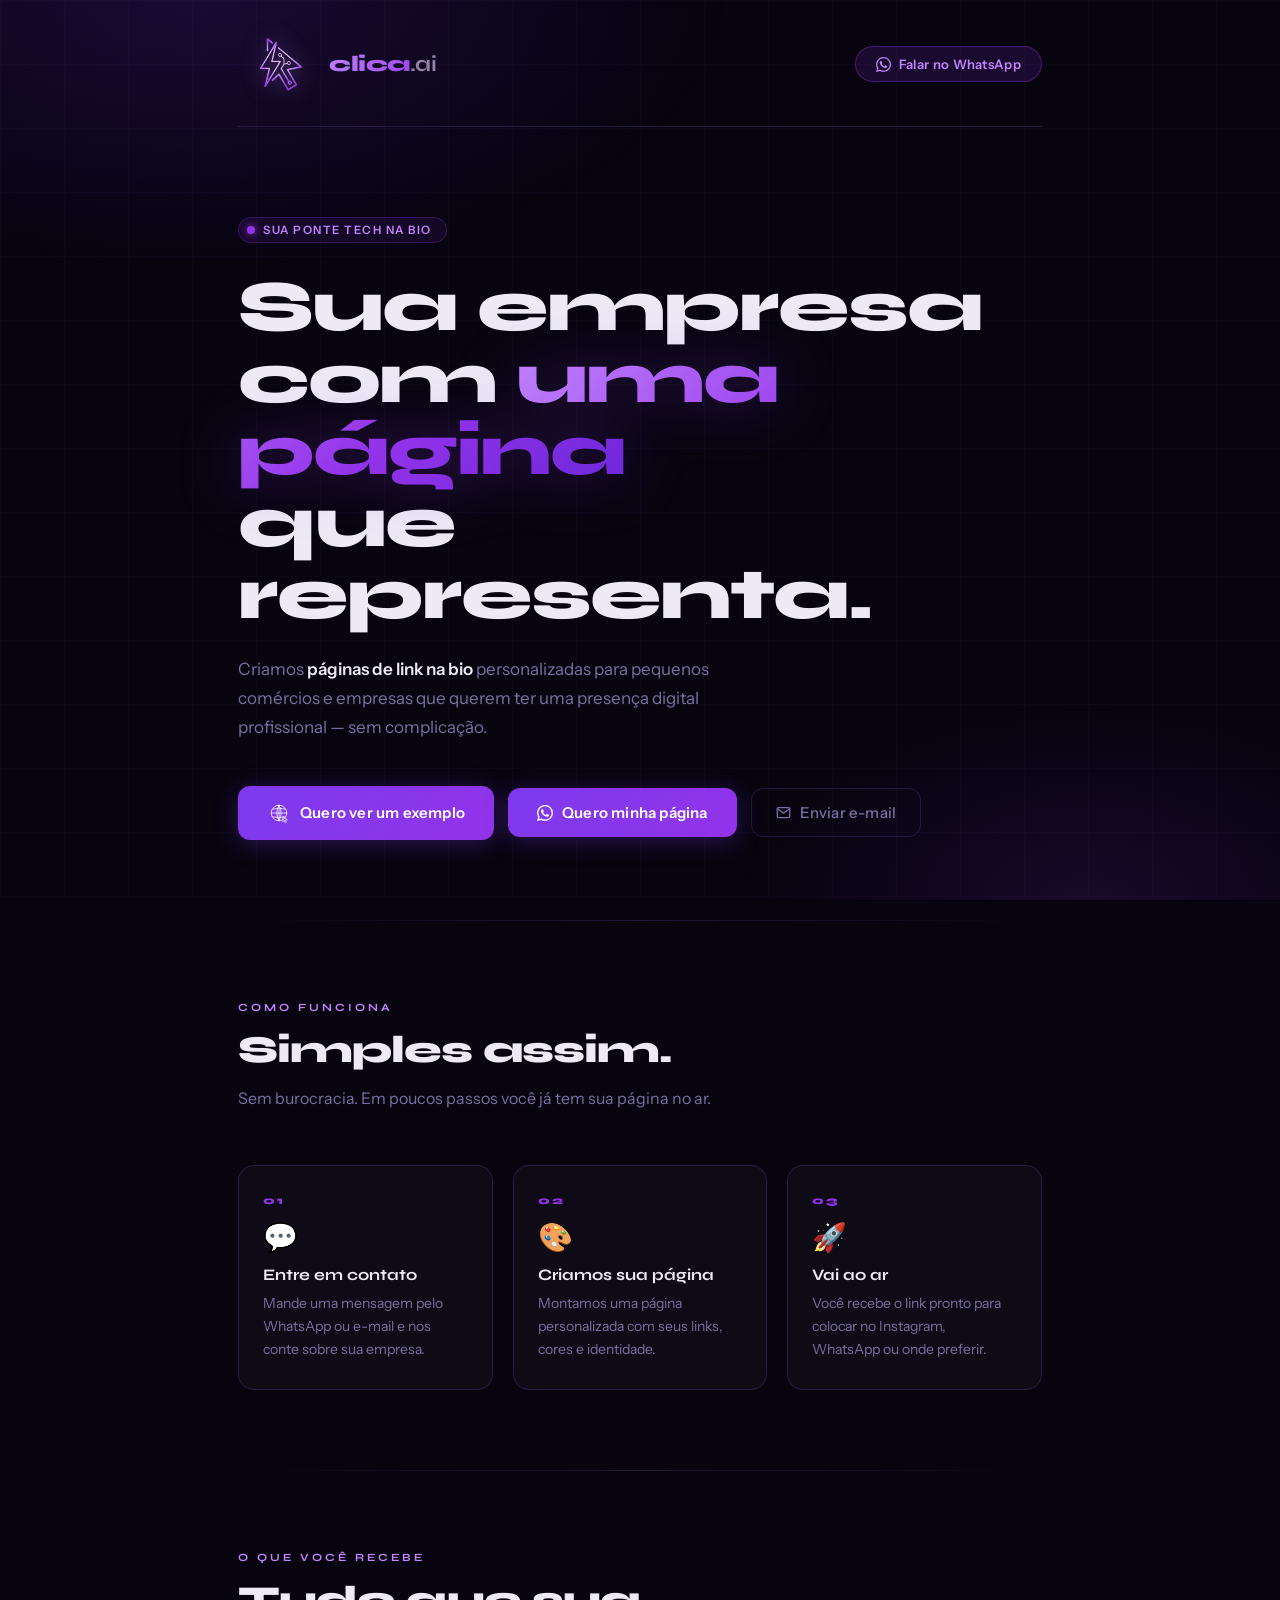
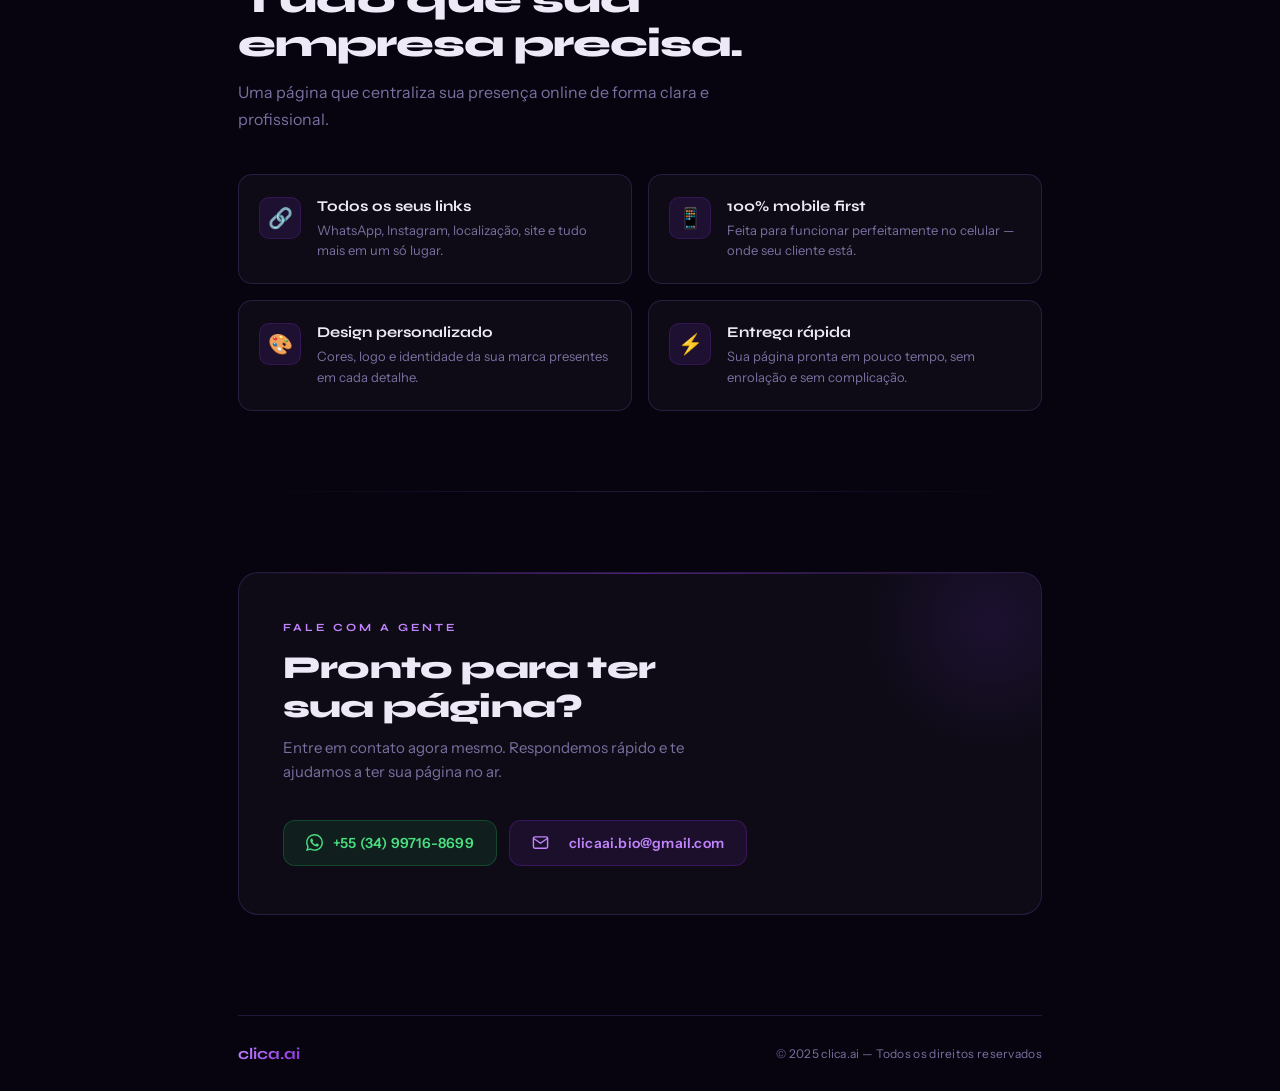
<file: index.html>
<!DOCTYPE html>
<html lang="pt-BR">
<head>
  <meta charset="UTF-8"/>
  <meta name="viewport" content="width=device-width, initial-scale=1.0"/>
  <title>clica.ai — Sua Ponte Tech na Bio</title>
  <link href="https://fonts.googleapis.com/css2?family=Syne:wght@700;800&family=Instrument+Sans:wght@400;500;600&display=swap" rel="stylesheet"/>
  <link rel="stylesheet" href="style.css"/>
</head>
<body>
  <svg xmlns="http://www.w3.org/2000/svg" style="display:none">
  <symbol id="icon-site" viewBox="0 0 680 680">
    <g transform="translate(340,340)">
      <circle cx="0" cy="0" r="220" fill="none" stroke="currentColor" stroke-width="22"/>
      <line x1="0" y1="-220" x2="0" y2="220" stroke="currentColor" stroke-width="22" stroke-linecap="round"/>
      <line x1="-220" y1="0" x2="220" y2="0" stroke="currentColor" stroke-width="22" stroke-linecap="round"/>
      <path d="M -175 -110 Q 0 -165 175 -110" fill="none" stroke="currentColor" stroke-width="22" stroke-linecap="round"/>
      <path d="M -175 110 Q 0 165 175 110" fill="none" stroke="currentColor" stroke-width="22" stroke-linecap="round"/>
      <path d="M 0 -220 Q -130 0 0 220" fill="none" stroke="currentColor" stroke-width="22" stroke-linecap="round"/>
      <path d="M 0 -220 Q 130 0 0 220" fill="none" stroke="currentColor" stroke-width="22" stroke-linecap="round"/>
    </g>
    <g transform="translate(450,450)">
      <polygon points="0,0 0,140 38,100 68,170 98,157 68,85 118,85" fill="none" stroke="currentColor" stroke-width="18" stroke-linejoin="round" stroke-linecap="round"/>
    </g>
  </symbol>
</svg>

<div class="bg-mesh"></div>
<div class="bg-grid"></div>

<div class="container">

  <!-- NAV -->
  <nav>
    <a class="nav-logo" href="#">
      <img src="assets/logo.png" alt="clica.ai"/>
      <span class="nav-brand">clica<span>.ai</span></span>
    </a>
    <a href="https://wa.me/5534997168699" target="_blank" class="nav-cta">
      <svg width="15" height="15" viewBox="0 0 24 24" fill="currentColor"><path d="M17.472 14.382c-.297-.149-1.758-.867-2.03-.967-.273-.099-.471-.148-.67.15-.197.297-.767.966-.94 1.164-.173.199-.347.223-.644.075-.297-.15-1.255-.463-2.39-1.475-.883-.788-1.48-1.761-1.653-2.059-.173-.297-.018-.458.13-.606.134-.133.298-.347.446-.52.149-.174.198-.298.298-.497.099-.198.05-.371-.025-.52-.075-.149-.669-1.612-.916-2.207-.242-.579-.487-.5-.669-.51a12.8 12.8 0 0 0-.57-.01c-.198 0-.52.074-.792.372-.272.297-1.04 1.016-1.04 2.479 0 1.462 1.065 2.875 1.213 3.074.149.198 2.096 3.2 5.077 4.487.709.306 1.262.489 1.694.625.712.227 1.36.195 1.871.118.571-.085 1.758-.719 2.006-1.413.248-.694.248-1.289.173-1.413-.074-.124-.272-.198-.57-.347m-5.421 7.403h-.004a9.87 9.87 0 0 1-5.031-1.378l-.361-.214-3.741.982.998-3.648-.235-.374a9.86 9.86 0 0 1-1.51-5.26c.001-5.45 4.436-9.884 9.888-9.884 2.64 0 5.122 1.03 6.988 2.898a9.825 9.825 0 0 1 2.893 6.994c-.003 5.45-4.437 9.884-9.885 9.884m8.413-18.297A11.815 11.815 0 0 0 12.05 0C5.495 0 .16 5.335.157 11.892c0 2.096.547 4.142 1.588 5.945L.057 24l6.305-1.654a11.882 11.882 0 0 0 5.683 1.448h.005c6.554 0 11.89-5.335 11.893-11.893a11.821 11.821 0 0 0-3.48-8.413Z"/></svg>
      Falar no WhatsApp
    </a>
  </nav>

  <!-- HERO -->
  <section class="hero" id="hero">
    <div class="hero-eyebrow">
      <span class="eyebrow-dot"></span>
      Sua Ponte Tech na Bio
    </div>
    <h1 class="hero-title">
      Sua empresa<br/>
      com <span class="accent">uma página</span><br/>
      que representa.
    </h1>
    <p class="hero-subtitle">
      Criamos <strong>páginas de link na bio</strong> personalizadas para pequenos comércios e empresas que querem ter uma presença digital profissional — sem complicação.
    </p>
    <div class="hero-actions">
      <a href="/pcaparabrisas" target="_blank" class="btn-primary">
<svg width="24" height="24"><use href="#icon-site"/></svg> 
       Quero ver um exemplo
      </a>
      <a href="https://wa.me/5534997168699?text=Olá!%20Gostaria%20de%20saber%20mais%20sobre%20o%20clica.ai" target="_blank" class="btn-primary">
        <svg width="16" height="16" viewBox="0 0 24 24" fill="currentColor"><path d="M17.472 14.382c-.297-.149-1.758-.867-2.03-.967-.273-.099-.471-.148-.67.15-.197.297-.767.966-.94 1.164-.173.199-.347.223-.644.075-.297-.15-1.255-.463-2.39-1.475-.883-.788-1.48-1.761-1.653-2.059-.173-.297-.018-.458.13-.606.134-.133.298-.347.446-.52.149-.174.198-.298.298-.497.099-.198.05-.371-.025-.52-.075-.149-.669-1.612-.916-2.207-.242-.579-.487-.5-.669-.51a12.8 12.8 0 0 0-.57-.01c-.198 0-.52.074-.792.372-.272.297-1.04 1.016-1.04 2.479 0 1.462 1.065 2.875 1.213 3.074.149.198 2.096 3.2 5.077 4.487.709.306 1.262.489 1.694.625.712.227 1.36.195 1.871.118.571-.085 1.758-.719 2.006-1.413.248-.694.248-1.289.173-1.413-.074-.124-.272-.198-.57-.347m-5.421 7.403h-.004a9.87 9.87 0 0 1-5.031-1.378l-.361-.214-3.741.982.998-3.648-.235-.374a9.86 9.86 0 0 1-1.51-5.26c.001-5.45 4.436-9.884 9.888-9.884 2.64 0 5.122 1.03 6.988 2.898a9.825 9.825 0 0 1 2.893 6.994c-.003 5.45-4.437 9.884-9.885 9.884m8.413-18.297A11.815 11.815 0 0 0 12.05 0C5.495 0 .16 5.335.157 11.892c0 2.096.547 4.142 1.588 5.945L.057 24l6.305-1.654a11.882 11.882 0 0 0 5.683 1.448h.005c6.554 0 11.89-5.335 11.893-11.893a11.821 11.821 0 0 0-3.48-8.413Z"/></svg>
        Quero minha página
      </a>
      <a href="mailto:clicaai.bio@gmail.com" class="btn-secondary">
        <svg width="15" height="15" viewBox="0 0 24 24" fill="none" stroke="currentColor" stroke-width="2" stroke-linecap="round" stroke-linejoin="round"><path d="M4 4h16c1.1 0 2 .9 2 2v12c0 1.1-.9 2-2 2H4c-1.1 0-2-.9-2-2V6c0-1.1.9-2 2-2z"/><polyline points="22,6 12,13 2,6"/></svg>
        Enviar e-mail
      </a>
            
    </div>
  </section>

  <div class="divider"></div>

  <!-- COMO FUNCIONA -->
  <section class="section" id="como-funciona">
    <div class="section-label">Como funciona</div>
    <h2 class="section-title">Simples assim.</h2>
    <p class="section-desc">Sem burocracia. Em poucos passos você já tem sua página no ar.</p>
    <div class="steps">
      <div class="step">
        <span class="step-num">01</span>
        <span class="step-icon">💬</span>
        <div class="step-title">Entre em contato</div>
        <p class="step-desc">Mande uma mensagem pelo WhatsApp ou e-mail e nos conte sobre sua empresa.</p>
      </div>
      <div class="step">
        <span class="step-num">02</span>
        <span class="step-icon">🎨</span>
        <div class="step-title">Criamos sua página</div>
        <p class="step-desc">Montamos uma página personalizada com seus links, cores e identidade.</p>
      </div>
      <div class="step">
        <span class="step-num">03</span>
        <span class="step-icon">🚀</span>
        <div class="step-title">Vai ao ar</div>
        <p class="step-desc">Você recebe o link pronto para colocar no Instagram, WhatsApp ou onde preferir.</p>
      </div>

  </section>

  <div class="divider"></div>

  <!-- O QUE VOCÊ RECEBE -->
  <section class="features-section" id="recursos" style="padding-top:80px;">
    <div class="section-label">O que você recebe</div>
    <h2 class="section-title">Tudo que sua<br/>empresa precisa.</h2>
    <p class="section-desc" style="margin-bottom:40px;">Uma página que centraliza sua presença online de forma clara e profissional.</p>
    <div class="features-grid">
      <div class="feature">
        <div class="feature-icon">🔗</div>
        <div>
          <div class="feature-title">Todos os seus links</div>
          <p class="feature-desc">WhatsApp, Instagram, localização, site e tudo mais em um só lugar.</p>
        </div>
      </div>
      <div class="feature">
        <div class="feature-icon">📱</div>
        <div>
          <div class="feature-title">100% mobile first</div>
          <p class="feature-desc">Feita para funcionar perfeitamente no celular — onde seu cliente está.</p>
        </div>
      </div>
      <div class="feature">
        <div class="feature-icon">🎨</div>
        <div>
          <div class="feature-title">Design personalizado</div>
          <p class="feature-desc">Cores, logo e identidade da sua marca presentes em cada detalhe.</p>
        </div>
      </div>
      <div class="feature">
        <div class="feature-icon">⚡</div>
        <div>
          <div class="feature-title">Entrega rápida</div>
          <p class="feature-desc">Sua página pronta em pouco tempo, sem enrolação e sem complicação.</p>
        </div>
      </div>
    </div>
  </section>

  <div class="divider"></div>

  <!-- CONTATO -->
  <section class="contact-section" id="contato" style="padding-top:80px;">
    <div class="contact-box">
      <div class="section-label">Fale com a gente</div>
      <h2 class="contact-title">Pronto para ter<br/>sua página?</h2>
      <p class="contact-sub">Entre em contato agora mesmo. Respondemos rápido e te ajudamos a ter sua página no ar.</p>
      <div class="contact-links">
        <a href="https://wa.me/5534997168699?text=Olá!%20Quero%20saber%20mais%20sobre%20o%20clica.ai" target="_blank" class="contact-btn whatsapp">
          <svg width="17" height="17" viewBox="0 0 24 24" fill="currentColor"><path d="M17.472 14.382c-.297-.149-1.758-.867-2.03-.967-.273-.099-.471-.148-.67.15-.197.297-.767.966-.94 1.164-.173.199-.347.223-.644.075-.297-.15-1.255-.463-2.39-1.475-.883-.788-1.48-1.761-1.653-2.059-.173-.297-.018-.458.13-.606.134-.133.298-.347.446-.52.149-.174.198-.298.298-.497.099-.198.05-.371-.025-.52-.075-.149-.669-1.612-.916-2.207-.242-.579-.487-.5-.669-.51a12.8 12.8 0 0 0-.57-.01c-.198 0-.52.074-.792.372-.272.297-1.04 1.016-1.04 2.479 0 1.462 1.065 2.875 1.213 3.074.149.198 2.096 3.2 5.077 4.487.709.306 1.262.489 1.694.625.712.227 1.36.195 1.871.118.571-.085 1.758-.719 2.006-1.413.248-.694.248-1.289.173-1.413-.074-.124-.272-.198-.57-.347m-5.421 7.403h-.004a9.87 9.87 0 0 1-5.031-1.378l-.361-.214-3.741.982.998-3.648-.235-.374a9.86 9.86 0 0 1-1.51-5.26c.001-5.45 4.436-9.884 9.888-9.884 2.64 0 5.122 1.03 6.988 2.898a9.825 9.825 0 0 1 2.893 6.994c-.003 5.45-4.437 9.884-9.885 9.884m8.413-18.297A11.815 11.815 0 0 0 12.05 0C5.495 0 .16 5.335.157 11.892c0 2.096.547 4.142 1.588 5.945L.057 24l6.305-1.654a11.882 11.882 0 0 0 5.683 1.448h.005c6.554 0 11.89-5.335 11.893-11.893a11.821 11.821 0 0 0-3.48-8.413Z"/></svg>
          +55 (34) 99716-8699
        </a>
        <a href="mailto:clicaai.bio@gmail.com" class="contact-btn email">
          <svg width="17" height="17" viewBox="0 0 24 24" fill="none" stroke="currentColor" stroke-width="2" stroke-linecap="round" stroke-linejoin="round"><path d="M4 4h16c1.1 0 2 .9 2 2v12c0 1.1-.9 2-2 2H4c-1.1 0-2-.9-2-2V6c0-1.1.9-2 2-2z"/><polyline points="22,6 12,13 2,6"/></svg>
          <clicaai class="bio"></clicaai>clicaai.bio@gmail.com
        </a>
      </div>
    </div>
  </section>


  <!-- FOOTER -->
  <footer>
    <div class="footer-inner">
      <span class="footer-brand">clica.ai</span>
      <span class="footer-copy">© 2025 clica.ai — Todos os direitos reservados</span>
    </div>
  </footer>

</div>

<script src="main.js"></script>
</body>
</html>
</file>
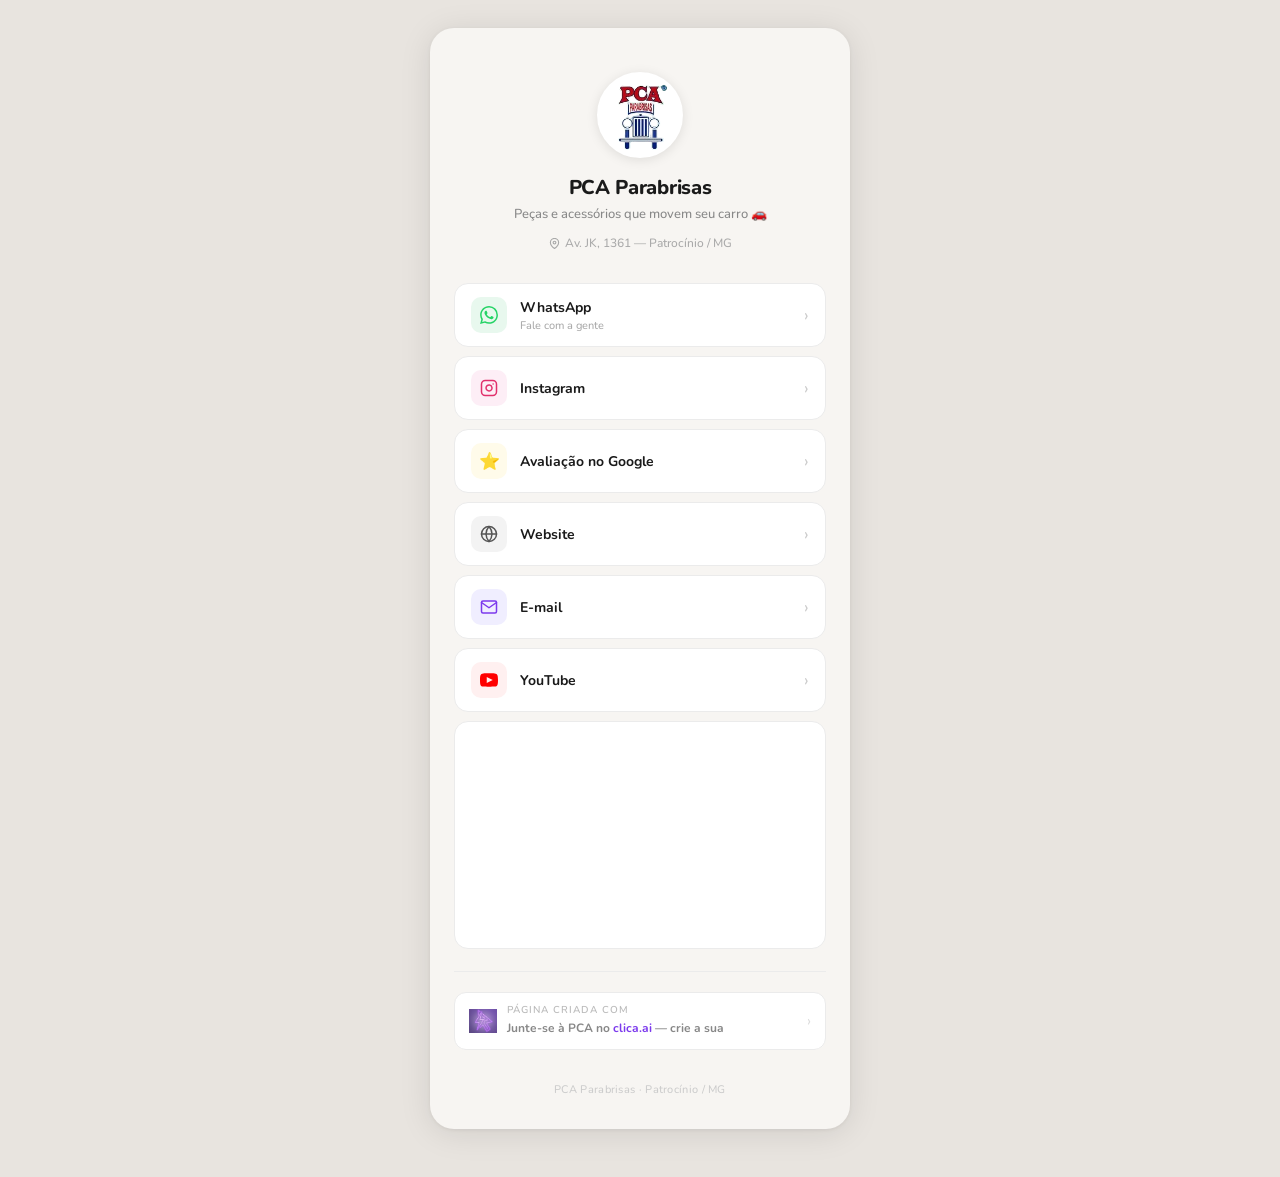
<file: pcaparabrisas/index.html>
<!DOCTYPE html>
<html lang="pt-BR">
<head>
  <meta charset="UTF-8"/>
  <meta name="viewport" content="width=device-width, initial-scale=1.0"/>
  <title>PCA Parabrisas</title>
  <link href="https://fonts.googleapis.com/css2?family=Nunito:wght@400;500;600;700;800&display=swap" rel="stylesheet"/>
  <style>
/* ============================================
   PCA Parabrisas — Link na Bio
   style.css
   ============================================ */

*, *::before, *::after { box-sizing: border-box; margin: 0; padding: 0; }

body {
  font-family: 'Nunito', sans-serif;
  background: #e8e4df;
  min-height: 100dvh;
  display: flex;
  justify-content: center;
  align-items: flex-start;
  padding: 28px 16px 48px;
  color: #1a1a1a;
}

/* ── CARD ── */
.page {
  width: 100%;
  max-width: 420px;
  background: #f7f5f2;
  border-radius: 24px;
  box-shadow: 0 4px 32px rgba(0,0,0,.1), 0 1px 4px rgba(0,0,0,.06);
  overflow: hidden;
  display: flex;
  flex-direction: column;
  align-items: center;
  padding-bottom: 32px;
}

/* ── HEADER ── */
.header {
  width: 100%;
  padding: 44px 24px 32px;
  display: flex;
  flex-direction: column;
  align-items: center;
  text-align: center;
}

.avatar {
  width: 86px; height: 86px;
  border-radius: 50%;
  overflow: hidden;
  margin-bottom: 16px;
  border: 3px solid #fff;
  box-shadow: 0 2px 12px rgba(0,0,0,.1);
  background: #fff;
}
.avatar img { width: 100%; height: 100%; object-fit: cover; }

.brand  { font-size: 20px; font-weight: 800; color: #1a1a1a; letter-spacing: -.3px; }
.slogan { font-size: 13px; color: #888; margin-top: 4px; font-weight: 500; }

.location {
  display: inline-flex; align-items: center; gap: 5px;
  margin-top: 12px;
  font-size: 12px; color: #aaa; font-weight: 500;
  text-decoration: none;
  transition: color .2s;
}
.location:hover { color: #c0392b; }
.location svg { flex-shrink: 0; }

/* ── ACTION ROW ── */
.actions {
  display: flex; gap: 10px;
  width: calc(100% - 48px);
  margin-bottom: 20px;
}
.btn-action {
  flex: 1;
  display: flex; align-items: center; justify-content: center; gap: 7px;
  height: 44px;
  border-radius: 99px;
  font-family: 'Nunito'; font-size: 13px; font-weight: 700;
  text-decoration: none;
  transition: all .18s;
  border: none; cursor: pointer;
}
.btn-save {
  background: #c0392b;
  color: #fff;
}
.btn-save:hover { background: #a93226; }
.btn-call {
  background: #fff;
  color: #1a1a1a;
  border: 1.5px solid #e0e0e0;
}
.btn-call:hover { border-color: #bbb; background: #fafafa; }

/* ── LINKS ── */
.links {
  width: calc(100% - 48px);
  display: flex; flex-direction: column; gap: 9px;
}

.link {
  display: flex; align-items: center; gap: 13px;
  padding: 13px 16px;
  border-radius: 14px;
  background: #fff;
  border: 1.5px solid #ebebeb;
  text-decoration: none;
  color: #1a1a1a;
  font-size: 14px; font-weight: 700;
  transition: all .18s;
  animation: up .4s both;
}
.link:hover {
  border-color: #d0d0d0;
  box-shadow: 0 4px 14px rgba(0,0,0,.07);
  transform: translateY(-1px);
}
.link:active { transform: scale(.99); }

.link-icon {
  width: 36px; height: 36px; flex-shrink: 0;
  border-radius: 10px;
  display: flex; align-items: center; justify-content: center;
  font-size: 17px;
}
.link-label { flex: 1; }
.link-sub {
  font-size: 11px; font-weight: 500; color: #aaa;
  display: block; margin-top: 1px;
}
.link-arrow { color: #ccc; font-size: 18px; font-weight: 400; transition: transform .18s; }
.link:hover .link-arrow { transform: translateX(3px); color: #999; }

/* ── ICON COLORS ── */
.ic-wa   { background: #e8f8ee; color: #25d366; }
.ic-ig   { background: #fdeef6; color: #e1306c; }
.ic-map  { background: #eef3ff; color: #4285f4; }
.ic-star { background: #fffbea; color: #f5b400; }
.ic-pix  { background: #e8f8f5; color: #00b38f; }
.ic-site { background: #f3f3f3; color: #555; }
.ic-mail { background: #f0eeff; color: #7c3aed; }
.ic-yt   { background: #fff0f0; color: #ff0000; }
.ic-tel  { background: #efffef; color: #2e7d32; }

/* ── DIVIDER ── */
.sep {
  width: calc(100% - 48px);
  height: 1px;
  background: #ebebeb;
  margin: 22px 0 20px;
}

/* ── CLICA.AI BANNER ── */
.clica-wrap { width: calc(100% - 48px); }
.clica {
  display: flex; align-items: center; gap: 10px;
  padding: 11px 14px;
  border-radius: 12px;
  border: 1.5px solid #ebebeb;
  background: #fff;
  text-decoration: none;
  transition: all .18s;
}
.clica:hover {
  border-color: #d4b8ff;
  box-shadow: 0 2px 10px rgba(124,58,237,.08);
}
.clica img {
  width: 28px; height: 28px; object-fit: contain; flex-shrink: 0;
  opacity: .75;
}
.clica-text { flex: 1; line-height: 1.3; }
.clica-text small {
  font-size: 10px; font-weight: 600; color: #bbb;
  text-transform: uppercase; letter-spacing: 1px;
  display: block;
}
.clica-text span { font-size: 12px; font-weight: 700; color: #888; }
.clica-text span b { color: #7c3aed; }
.clica-arr { color: #ddd; font-size: 16px; }

/* ── FOOTER ── */
.footer {
  margin-top: 32px;
  font-size: 11px; color: #ccc; font-weight: 500;
  letter-spacing: .3px;
}

/* ── ANIMAÇÕES ── */
@keyframes up {
  from { opacity: 0; transform: translateY(12px); }
  to   { opacity: 1; transform: translateY(0); }
}
.links .link:nth-child(1) { animation-delay: .04s }
.links .link:nth-child(2) { animation-delay: .08s }
.links .link:nth-child(3) { animation-delay: .12s }
.links .link:nth-child(4) { animation-delay: .16s }
.links .link:nth-child(5) { animation-delay: .20s }
.links .link:nth-child(6) { animation-delay: .24s }
.links .link:nth-child(7) { animation-delay: .28s }
.links .link:nth-child(8) { animation-delay: .32s }
.links .link:nth-child(9) { animation-delay: .36s }

  </style>
</head>
<body>
<div class="page">

  <div class="header">
    <div class="avatar">
<img src="/pcaparabrisas/assets/logo-pca.png" alt="PCA Parabrisas"/>    </div>
    <div class="brand">PCA Parabrisas</div>
    <div class="slogan">Peças e acessórios que movem seu carro 🚗</div>
    <a href="https://maps.google.com/?q=Av.+Juscelino+Kubitschek+1361+São+Benedito+Patrocinio+MG" target="_blank" class="location">
      <svg width="11" height="11" viewBox="0 0 24 24" fill="none" stroke="currentColor" stroke-width="2.5" stroke-linecap="round" stroke-linejoin="round"><path d="M21 10c0 7-9 13-9 13S3 17 3 10a9 9 0 0 1 18 0z"/><circle cx="12" cy="10" r="3"/></svg> Av. JK, 1361 — Patrocínio / MG
    </a>
  </div>


  <div class="links">
    <a href="https://api.whatsapp.com/send?phone=553438321515" target="_blank" class="link">
      <div class="link-icon ic-wa"><svg width="18" height="18" viewBox="0 0 24 24" fill="currentColor"><path d="M17.472 14.382c-.297-.149-1.758-.867-2.03-.967-.273-.099-.471-.148-.67.15-.197.297-.767.966-.94 1.164-.173.199-.347.223-.644.075-.297-.15-1.255-.463-2.39-1.475-.883-.788-1.48-1.761-1.653-2.059-.173-.297-.018-.458.13-.606.134-.133.298-.347.446-.52.149-.174.198-.298.298-.497.099-.198.05-.371-.025-.52-.075-.149-.669-1.612-.916-2.207-.242-.579-.487-.5-.669-.51a12.8 12.8 0 0 0-.57-.01c-.198 0-.52.074-.792.372-.272.297-1.04 1.016-1.04 2.479 0 1.462 1.065 2.875 1.213 3.074.149.198 2.096 3.2 5.077 4.487.709.306 1.262.489 1.694.625.712.227 1.36.195 1.871.118.571-.085 1.758-.719 2.006-1.413.248-.694.248-1.289.173-1.413-.074-.124-.272-.198-.57-.347m-5.421 7.403h-.004a9.87 9.87 0 0 1-5.031-1.378l-.361-.214-3.741.982.998-3.648-.235-.374a9.86 9.86 0 0 1-1.51-5.26c.001-5.45 4.436-9.884 9.888-9.884 2.64 0 5.122 1.03 6.988 2.898a9.825 9.825 0 0 1 2.893 6.994c-.003 5.45-4.437 9.884-9.885 9.884m8.413-18.297A11.815 11.815 0 0 0 12.05 0C5.495 0 .16 5.335.157 11.892c0 2.096.547 4.142 1.588 5.945L.057 24l6.305-1.654a11.882 11.882 0 0 0 5.683 1.448h.005c6.554 0 11.89-5.335 11.893-11.893a11.821 11.821 0 0 0-3.48-8.413Z"/></svg></div>
      <div class="link-label">WhatsApp<span class="link-sub">Fale com a gente</span></div>
      <span class="link-arrow">›</span>
    </a>
    <a href="https://www.instagram.com/pcaparabrisas" target="_blank" class="link">
      <div class="link-icon ic-ig"><svg width="18" height="18" viewBox="0 0 24 24" fill="none" stroke="currentColor" stroke-width="2" stroke-linecap="round" stroke-linejoin="round"><rect x="2" y="2" width="20" height="20" rx="5"/><path d="M16 11.37A4 4 0 1 1 12.63 8 4 4 0 0 1 16 11.37z"/><line x1="17.5" y1="6.5" x2="17.51" y2="6.5"/></svg></div>
      <div class="link-label">Instagram</div>
      <span class="link-arrow">›</span>
    </a>
    <a href="www.google.com/maps/place//data=!4m3!3m2!1s0x94afbaeb46625031:0x6a85503c4d590db1!12e1?source=g.page.m._&laa=merchant-review-solicitation" class="link">
      <div class="link-icon ic-star">⭐</div>
      <div class="link-label">Avaliação no Google</div>
      <span class="link-arrow">›</span>
    </a>
    <a href="https://www.pcaparabrisas.com.br/" class="link">
      <div class="link-icon ic-site"><svg width="18" height="18" viewBox="0 0 24 24" fill="none" stroke="currentColor" stroke-width="2" stroke-linecap="round" stroke-linejoin="round"><circle cx="12" cy="12" r="10"/><line x1="2" y1="12" x2="22" y2="12"/><path d="M12 2a15.3 15.3 0 0 1 4 10 15.3 15.3 0 0 1-4 10 15.3 15.3 0 0 1-4-10 15.3 15.3 0 0 1 4-10z"/></svg></div>
      <div class="link-label">Website</div>
      <span class="link-arrow">›</span>
    </a>
    <a href="mailto:pca@pcaparabrisas.com.br" target="_blank" class="link">
      <div class="link-icon ic-mail"><svg width="18" height="18" viewBox="0 0 24 24" fill="none" stroke="currentColor" stroke-width="2" stroke-linecap="round" stroke-linejoin="round"><path d="M4 4h16c1.1 0 2 .9 2 2v12c0 1.1-.9 2-2 2H4c-1.1 0-2-.9-2-2V6c0-1.1.9-2 2-2z"/><polyline points="22,6 12,13 2,6"/></svg></div>
      <div class="link-label">E-mail</div>
      <span class="link-arrow">›</span>
    </a>
    <a href="https://youtube.com/@pcaparabrisas" target="_blank" class="link">
      <div class="link-icon ic-yt"><svg width="18" height="18" viewBox="0 0 24 24" fill="currentColor"><path d="M19.615 3.184c-3.604-.246-11.631-.245-15.23 0-3.897.266-4.356 2.62-4.385 8.816.029 6.185.484 8.549 4.385 8.816 3.6.245 11.626.246 15.23 0 3.897-.266 4.356-2.62 4.385-8.816-.029-6.185-.484-8.549-4.385-8.816zm-10.615 12.816v-8l8 3.993-8 4.007z"/></svg></div>
      <div class="link-label">YouTube</div>
      <span class="link-arrow">›</span>
    </a>
  </div>

      <a href="https://maps.google.com/?q=Av.+Juscelino+Kubitschek+1361+Patrocinio+MG" target="_blank" class="link" style="width: calc(100% - 48px); margin-top: 9px;">
<iframe src="https://www.google.com/maps/embed?pb=!1m18!1m12!1m3!1d3774.0635754454747!2d-46.99857899999999!3d-18.9285799!2m3!1f0!2f0!3f0!3m2!1i1024!2i768!4f13.1!3m3!1m2!1s0x94afbaeb46625031%3A0x6a85503c4d590db1!2sPCA%20Parabrisas%20LTDA!5e0!3m2!1spt-BR!2sbr!4v1773636270590!5m2!1spt-BR!2sbr" width="100%" height="200" style="border:0;" allowfullscreen="" loading="lazy" referrerpolicy="no-referrer-when-downgrade"></iframe>
    </a>

  <div class="sep"></div>
  <div class="clica-wrap">
    <a href="https://wa.me/5534997168699?text=Olá!%20Vi%20a%20página%20da%20PCA%20Parabrisas%20e%20quero%20uma%20para%20minha%20empresa!" target="_blank" class="clica">
      <img src="[data-uri]" alt="clica.ai"/>
      <div class="clica-text">
        <small>Página criada com</small>
        <span>Junte-se à PCA no <b>clica.ai</b> — crie a sua</span>
      </div>
      <span class="clica-arr">›</span>
    </a>
  </div>

  <div class="footer">PCA Parabrisas · Patrocínio / MG</div>

</div>
<script>/* ============================================
   PCA Parabrisas — Scripts
   main.js
   ============================================ */

// Salvar contato como vCard
document.getElementById('btn-save')?.addEventListener('click', (e) => {
  e.preventDefault();
  const vcard = [
    'BEGIN:VCARD',
    'VERSION:3.0',
    'FN:PCA Parabrisas',
    'ORG:PCA Parabrisas',
    'TEL;TYPE=CELL:+55',
    'EMAIL:pca@pcaparabrisas.com.br',
    'ADR;TYPE=WORK:;;Av. Juscelino Kubitschek, 1361;Patrocínio;MG;;Brasil',
    'URL:https://clicaai.shop/pcaparabrisas',
    'END:VCARD'
  ].join('\n');

  const blob = new Blob([vcard], { type: 'text/vcard' });
  const url  = URL.createObjectURL(blob);
  const a    = document.createElement('a');
  a.href     = url;
  a.download = 'pca-parabrisas.vcf';
  a.click();
  URL.revokeObjectURL(url);
});
</script>
</body>
</html>
</file>
<file: style.css>
*, *::before, *::after { box-sizing: border-box; margin: 0; padding: 0; }

:root {
  --bg:       #07040f;
  --surface:  #110b1e;
  --border:   rgba(147, 97, 232, 0.2);
  --border-h: rgba(147, 97, 232, 0.5);
  --purple:   #9333ea;
  --purple-l: #c084fc;
  --purple-xl: #e9d5ff;
  --text:     #ede9f6;
  --muted:    #7b6fa0;
  --card-bg:  rgba(255,255,255,0.03);
}

html { scroll-behavior: smooth; }

body {
  font-family: 'Instrument Sans', sans-serif;
  background: var(--bg);
  color: var(--text);
  min-height: 100dvh;
  overflow-x: hidden;
}

/* ── BG EFFECTS ── */
.bg-mesh {
  position: fixed; inset: 0; z-index: 0; pointer-events: none;
  background:
    radial-gradient(ellipse 70% 50% at 15% 0%, rgba(109,40,217,0.18) 0%, transparent 60%),
    radial-gradient(ellipse 50% 40% at 85% 100%, rgba(147,51,234,0.12) 0%, transparent 55%);
}
.bg-grid {
  position: fixed; inset: 0; z-index: 0; pointer-events: none; opacity: 0.04;
  background-image:
    linear-gradient(rgba(147,97,232,1) 1px, transparent 1px),
    linear-gradient(90deg, rgba(147,97,232,1) 1px, transparent 1px);
  background-size: 64px 64px;
}

/* ── LAYOUT ── */
.container {
  position: relative; z-index: 1;
  max-width: 860px;
  margin: 0 auto;
  padding: 0 28px;
}

/* ── NAV ── */
nav {
  padding: 24px 0 22px;
  display: flex; align-items: center; justify-content: space-between;
  border-bottom: 1px solid var(--border);
  animation: fadeDown .6s both;
}
.nav-logo {
  display: flex; align-items: center; gap: 11px;
  text-decoration: none;
}
.nav-logo img {
  width: 80px; height: 80px; object-fit: contain;
  filter: drop-shadow(0 0 10px rgba(192,132,252,0.5));
}
.nav-brand {
  font-family: 'Syne'; font-weight: 800; font-size: 22px;
  background: linear-gradient(135deg, #c084fc, #9333ea);
  -webkit-background-clip: text; -webkit-text-fill-color: transparent;
  letter-spacing: -0.5px;
}
.nav-brand span { color: #e9d5ff; -webkit-text-fill-color: #e9d5ff; opacity: .6; font-weight: 700; }
.nav-cta {
  display: flex; align-items: center; gap: 8px;
  padding: 9px 20px;
  border-radius: 99px;
  background: rgba(147,51,234,0.15);
  border: 1px solid rgba(147,51,234,0.35);
  color: var(--purple-l);
  font-size: 13px; font-weight: 600;
  text-decoration: none;
  transition: all .2s;
  letter-spacing: .3px;
}
.nav-cta:hover {
  background: rgba(147,51,234,0.28);
  border-color: var(--purple-l);
  box-shadow: 0 0 20px rgba(147,51,234,0.2);
}
.nav-cta svg { flex-shrink: 0; }

/* ── HERO ── */
.hero {
  padding: 90px 0 80px;
  display: flex; flex-direction: column; align-items: flex-start;
}
.hero-eyebrow {
  display: inline-flex; align-items: center; gap: 8px;
  padding: 5px 14px 5px 8px;
  background: rgba(147,51,234,0.1);
  border: 1px solid rgba(147,51,234,0.25);
  border-radius: 99px;
  font-size: 11.5px; font-weight: 600;
  color: var(--purple-l);
  letter-spacing: 1.5px; text-transform: uppercase;
  margin-bottom: 28px;
  animation: fadeUp .6s .1s both;
}
.eyebrow-dot {
  width: 8px; height: 8px; border-radius: 50%;
  background: var(--purple);
  box-shadow: 0 0 8px var(--purple);
  animation: pulse 2s ease-in-out infinite;
}
@keyframes pulse { 0%,100% { opacity:1; transform:scale(1); } 50% { opacity:.4; transform:scale(.8); } }

.hero-title {
  font-family: 'Syne'; font-weight: 800;
  font-size: clamp(44px, 7vw, 72px);
  line-height: 1.0; letter-spacing: -2px;
  color: var(--text);
  margin-bottom: 24px;
  animation: fadeUp .6s .2s both;
}
.hero-title .accent {
  background: linear-gradient(135deg, #c084fc 0%, #9333ea 60%, #6d28d9 100%);
  -webkit-background-clip: text; -webkit-text-fill-color: transparent;
  filter: drop-shadow(0 0 30px rgba(147,51,234,0.35));
}
.hero-subtitle {
  font-size: 17px; line-height: 1.7;
  color: var(--muted);
  max-width: 520px;
  margin-bottom: 44px;
  font-weight: 400;
  animation: fadeUp .6s .3s both;
}
.hero-subtitle strong { color: var(--text); font-weight: 600; }

.hero-actions {
  display: flex; align-items: center; gap: 14px; flex-wrap: wrap;
  animation: fadeUp .6s .4s both;
}
.btn-primary {
  display: inline-flex; align-items: center; gap: 9px;
  padding: 14px 28px;
  background: linear-gradient(135deg, #7c3aed, #9333ea);
  border: 1px solid rgba(147,51,234,0.5);
  border-radius: 12px;
  color: #fff;
  font-family: 'Instrument Sans'; font-size: 15px; font-weight: 600;
  text-decoration: none;
  transition: all .25s cubic-bezier(.16,1,.3,1);
  box-shadow: 0 4px 24px rgba(124,58,237,0.3);
  letter-spacing: .2px;
}
.btn-primary:hover {
  transform: translateY(-2px);
  box-shadow: 0 8px 36px rgba(124,58,237,0.45);
  background: linear-gradient(135deg, #8b5cf6, #a855f7);
}
.btn-secondary {
  display: inline-flex; align-items: center; gap: 9px;
  padding: 14px 24px;
  background: transparent;
  border: 1px solid var(--border);
  border-radius: 12px;
  color: var(--muted);
  font-family: 'Instrument Sans'; font-size: 15px; font-weight: 500;
  text-decoration: none;
  transition: all .25s;
  letter-spacing: .2px;
}
.btn-secondary:hover {
  border-color: var(--border-h);
  color: var(--text);
  background: var(--card-bg);
}

/* ── DIVIDER ── */
.divider {
  width: 100%; height: 1px;
  background: linear-gradient(90deg, transparent, var(--border), transparent);
  margin: 0;
}

/* ── SEÇÕES ── */
.section { padding: 80px 0; animation: fadeUp .7s .1s both; }
.section-label {
  font-family: 'Syne'; font-size: 11px; font-weight: 700;
  letter-spacing: 3px; text-transform: uppercase;
  color: var(--purple-l); margin-bottom: 14px;
}
.section-title {
  font-family: 'Syne'; font-weight: 800;
  font-size: clamp(26px, 4vw, 38px);
  letter-spacing: -1px; line-height: 1.15;
  margin-bottom: 14px; color: var(--text);
}
.section-desc {
  font-size: 16px; line-height: 1.7;
  color: var(--muted); max-width: 500px;
  margin-bottom: 52px;
}

/* ── STEPS ── */
.steps { display: grid; grid-template-columns: repeat(3, 1fr); gap: 20px; }
@media (max-width: 600px) { .steps { grid-template-columns: 1fr; } }
.step {
  padding: 28px 24px;
  background: var(--card-bg);
  border: 1px solid var(--border);
  border-radius: 16px;
  transition: all .25s;
}
.step:hover {
  border-color: var(--border-h);
  background: rgba(147,51,234,0.05);
  transform: translateY(-3px);
  box-shadow: 0 12px 40px rgba(124,58,237,0.1);
}
.step-num {
  font-family: 'Syne'; font-weight: 800; font-size: 11px;
  letter-spacing: 2px; text-transform: uppercase;
  color: var(--purple); margin-bottom: 16px; display: block;
}
.step-icon { font-size: 28px; display: block; margin-bottom: 14px; line-height: 1; }
.step-title { font-family: 'Syne'; font-weight: 700; font-size: 16px; color: var(--text); margin-bottom: 8px; }
.step-desc  { font-size: 14px; line-height: 1.65; color: var(--muted); }

/* ── FEATURES ── */
.features-section { padding: 0 0 80px; }
.features-grid { display: grid; grid-template-columns: repeat(2, 1fr); gap: 16px; }
@media (max-width: 580px) { .features-grid { grid-template-columns: 1fr; } }
.feature {
  display: flex; align-items: flex-start; gap: 16px;
  padding: 22px 20px;
  background: var(--card-bg);
  border: 1px solid var(--border);
  border-radius: 14px;
  transition: all .2s;
}
.feature:hover { border-color: var(--border-h); background: rgba(147,51,234,0.04); }
.feature-icon {
  width: 42px; height: 42px; flex-shrink: 0;
  border-radius: 10px;
  background: rgba(147,51,234,0.12);
  border: 1px solid rgba(147,51,234,0.2);
  display: flex; align-items: center; justify-content: center;
  font-size: 20px;
}
.feature-title { font-family: 'Syne'; font-weight: 700; font-size: 15px; color: var(--text); margin-bottom: 5px; }
.feature-desc  { font-size: 13px; line-height: 1.6; color: var(--muted); }

/* ── CONTACT ── */
.contact-section { padding: 0 0 100px; }
.contact-box {
  background: var(--card-bg);
  border: 1px solid var(--border);
  border-radius: 20px;
  padding: 48px 44px;
  display: flex; flex-direction: column; align-items: flex-start;
  position: relative; overflow: hidden;
}
@media (max-width: 600px) { .contact-box { padding: 36px 24px; } }
.contact-box::before {
  content: '';
  position: absolute; top: 0; left: 0; right: 0; height: 1px;
  background: linear-gradient(90deg, transparent, rgba(147,51,234,0.5), transparent);
}
.contact-box::after {
  content: '';
  position: absolute; top: -80px; right: -80px;
  width: 260px; height: 260px;
  border-radius: 50%;
  background: radial-gradient(circle, rgba(124,58,237,0.12) 0%, transparent 70%);
  pointer-events: none;
}
.contact-title {
  font-family: 'Syne'; font-weight: 800;
  font-size: clamp(22px, 3.5vw, 32px);
  letter-spacing: -0.8px; color: var(--text);
  margin-bottom: 10px;
}
.contact-sub { font-size: 15px; color: var(--muted); margin-bottom: 36px; line-height: 1.6; max-width: 440px; }
.contact-links { display: flex; flex-wrap: wrap; gap: 12px; }
.contact-btn {
  display: inline-flex; align-items: center; gap: 10px;
  padding: 13px 22px;
  border-radius: 12px;
  font-family: 'Instrument Sans'; font-size: 14px; font-weight: 600;
  text-decoration: none;
  transition: all .25s;
  letter-spacing: .2px;
}
.contact-btn.whatsapp {
  background: rgba(34,197,94,0.1);
  border: 1px solid rgba(34,197,94,0.25);
  color: #4ade80;
}
.contact-btn.whatsapp:hover {
  background: rgba(34,197,94,0.18); border-color: rgba(34,197,94,0.5);
  transform: translateY(-2px); box-shadow: 0 6px 20px rgba(34,197,94,0.12);
}
.contact-btn.email {
  background: rgba(147,51,234,0.1);
  border: 1px solid rgba(147,51,234,0.25);
  color: var(--purple-l);
}
.contact-btn.email:hover {
  background: rgba(147,51,234,0.18); border-color: var(--purple-l);
  transform: translateY(-2px); box-shadow: 0 6px 20px rgba(147,51,234,0.15);
}

/* ── FOOTER ── */
footer { border-top: 1px solid var(--border); padding: 28px 0; }
.footer-inner {
  display: flex; align-items: center; justify-content: space-between; flex-wrap: wrap; gap: 12px;
}
.footer-brand {
  font-family: 'Syne'; font-weight: 700; font-size: 16px;
  background: linear-gradient(135deg, #c084fc, #9333ea);
  -webkit-background-clip: text; -webkit-text-fill-color: transparent;
}
.footer-copy { font-size: 12px; color: var(--muted); letter-spacing: .3px; }

/* ── ANIMAÇÕES ── */
@keyframes fadeUp   { from { opacity:0; transform:translateY(22px); } to { opacity:1; transform:translateY(0); } }
@keyframes fadeDown { from { opacity:0; transform:translateY(-14px); } to { opacity:1; transform:translateY(0); } }
</file>
